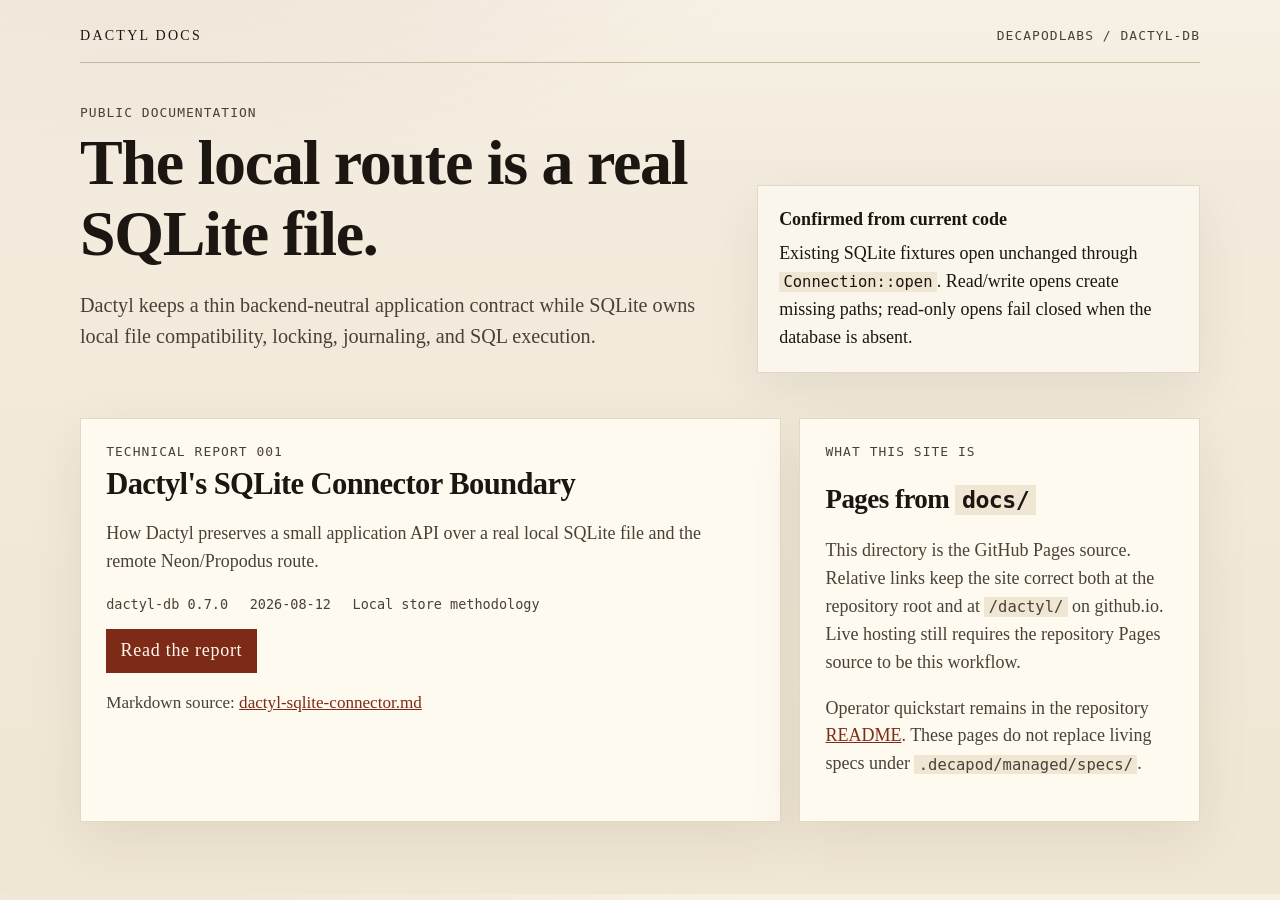
<file: docs/index.html>
<!DOCTYPE html>
<html lang="en">
<head>
  <meta charset="utf-8">
  <meta name="viewport" content="width=device-width, initial-scale=1">
  <title>Dactyl Docs</title>
  <meta name="description" content="Public documentation for dactyl-db, including the SQLite connector report.">
  <link rel="stylesheet" href="styles.css">
</head>
<body>
  <div class="site-frame">
    <header class="masthead">
      <a class="wordmark" href="index.html">Dactyl Docs</a>
      <div class="kicker">DecapodLabs / dactyl-db</div>
    </header>

    <section class="hero">
      <div>
        <div class="kicker">Public documentation</div>
        <h1>The local route is a real SQLite file.</h1>
        <p class="lede">
          Dactyl keeps a thin backend-neutral application contract while SQLite
          owns local file compatibility, locking, journaling, and SQL execution.
        </p>
      </div>
      <aside class="panel">
        <strong>Confirmed from current code</strong>
        Existing SQLite fixtures open unchanged through
        <code>Connection::open</code>. Read/write opens create missing paths;
        read-only opens fail closed when the database is absent.
      </aside>
    </section>

    <section class="card-grid">
      <article class="paper-card">
        <div class="kicker">Technical report 001</div>
        <h2>Dactyl's SQLite Connector Boundary</h2>
        <p>
          How Dactyl preserves a small application API over a real local SQLite
          file and the remote Neon/Propodus route.
        </p>
        <div class="meta">
          <span>dactyl-db 0.7.0</span>
          <span>2026-08-12</span>
          <span>Local store methodology</span>
        </div>
        <a class="cta" href="whitepapers/dactyl-sqlite-connector.html">Read the report</a>
        <p class="note">Markdown source: <a href="whitepapers/dactyl-sqlite-connector.md">dactyl-sqlite-connector.md</a></p>
      </article>
      <article class="note-card">
        <div class="kicker">What this site is</div>
        <h2>Pages from <code>docs/</code></h2>
        <p>
          This directory is the GitHub Pages source. Relative links keep the
          site correct both at the repository root and at
          <code>/dactyl/</code> on github.io. Live hosting still requires the
          repository Pages source to be this workflow.
        </p>
        <p>
          Operator quickstart remains in the repository
          <a href="https://github.com/DecapodLabs/dactyl">README</a>.
          These pages do not replace living specs under
          <code>.decapod/managed/specs/</code>.
        </p>
      </article>
    </section>
  </div>
</body>
</html>
</file>
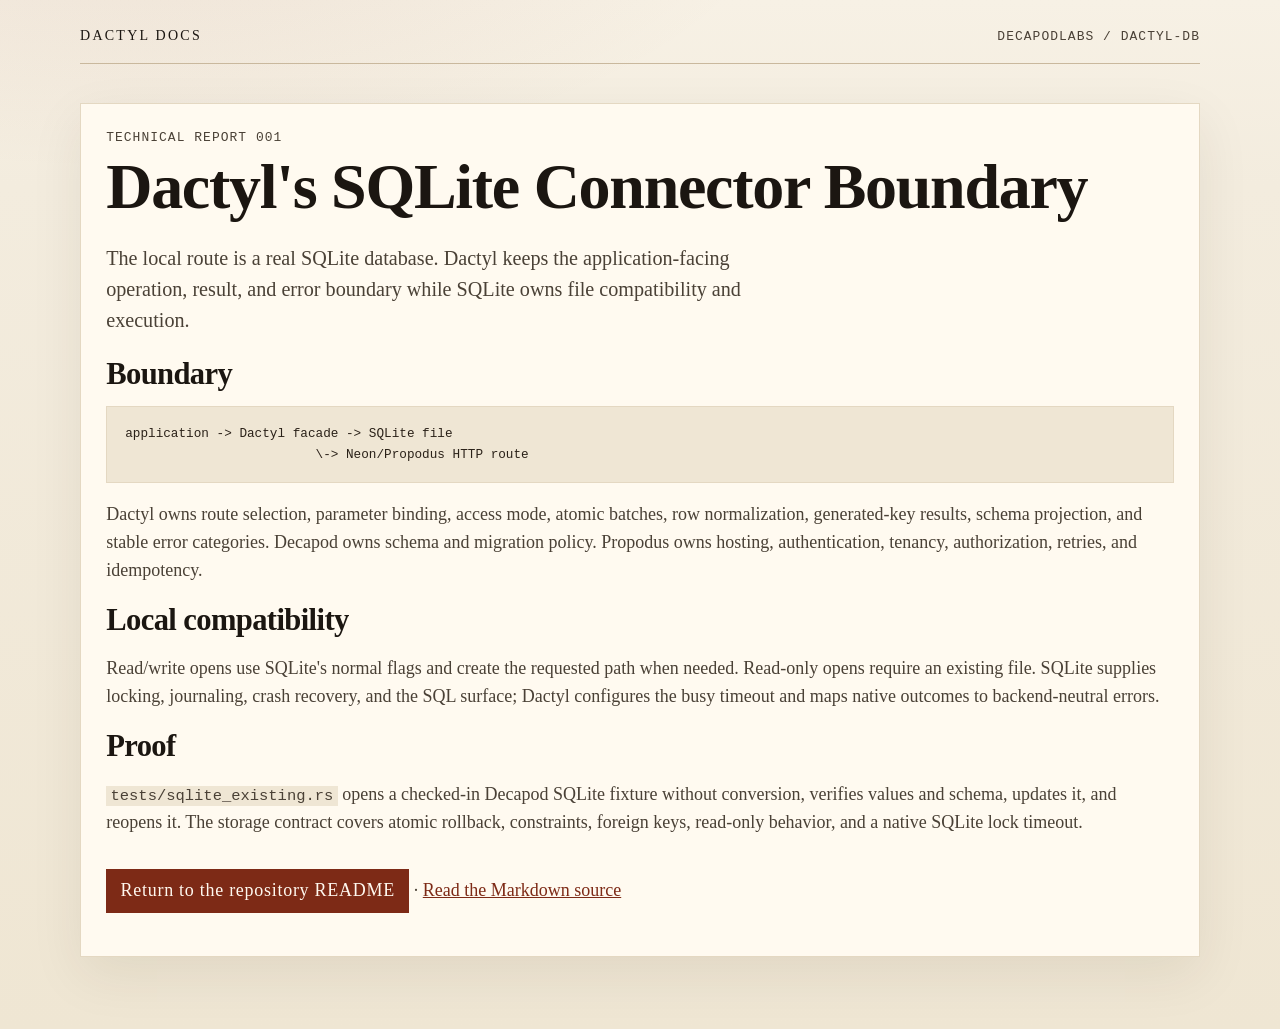
<file: docs/whitepapers/dactyl-sqlite-connector.html>
<!DOCTYPE html>
<html lang="en">
<head>
  <meta charset="utf-8">
  <meta name="viewport" content="width=device-width, initial-scale=1">
  <title>Dactyl SQLite Connector</title>
  <meta name="description" content="Dactyl's real SQLite local connector boundary.">
  <link rel="stylesheet" href="../styles.css">
</head>
<body>
  <main class="site-frame">
    <header class="masthead">
      <a class="wordmark" href="../index.html">Dactyl Docs</a>
      <div class="kicker">DecapodLabs / dactyl-db</div>
    </header>
    <article class="paper-card">
      <div class="kicker">Technical report 001</div>
      <h1>Dactyl's SQLite Connector Boundary</h1>
      <p class="lede">The local route is a real SQLite database. Dactyl keeps the application-facing operation, result, and error boundary while SQLite owns file compatibility and execution.</p>
      <h2>Boundary</h2>
      <pre><code>application -&gt; Dactyl facade -&gt; SQLite file
                         \-&gt; Neon/Propodus HTTP route</code></pre>
      <p>Dactyl owns route selection, parameter binding, access mode, atomic batches, row normalization, generated-key results, schema projection, and stable error categories. Decapod owns schema and migration policy. Propodus owns hosting, authentication, tenancy, authorization, retries, and idempotency.</p>
      <h2>Local compatibility</h2>
      <p>Read/write opens use SQLite's normal flags and create the requested path when needed. Read-only opens require an existing file. SQLite supplies locking, journaling, crash recovery, and the SQL surface; Dactyl configures the busy timeout and maps native outcomes to backend-neutral errors.</p>
      <h2>Proof</h2>
      <p><code>tests/sqlite_existing.rs</code> opens a checked-in Decapod SQLite fixture without conversion, verifies values and schema, updates it, and reopens it. The storage contract covers atomic rollback, constraints, foreign keys, read-only behavior, and a native SQLite lock timeout.</p>
      <p><a class="cta" href="../../README.md">Return to the repository README</a> · <a href="dactyl-sqlite-connector.md">Read the Markdown source</a></p>
    </article>
  </main>
</body>
</html>
</file>
<file: docs/styles.css>
:root {
  --paper: #f3ecde;
  --paper-edge: #e4d8c2;
  --ink: #1b1611;
  --ink-soft: #4a4136;
  --rule: #c9b89d;
  --accent: #7d2a16;
  --accent-soft: #a84a2e;
  --code: #efe6d4;
  --code-ink: #2a2118;
  --shadow: 0 18px 50px rgba(47, 32, 14, 0.08);
  --measure: 42rem;
}

* {
  box-sizing: border-box;
}

html {
  font-size: 18px;
  scroll-behavior: smooth;
}

body {
  margin: 0;
  color: var(--ink);
  background:
    radial-gradient(1200px 500px at 10% -10%, rgba(125, 42, 22, 0.08), transparent 55%),
    linear-gradient(180deg, #f7f1e5 0%, var(--paper) 18%, #efe6d3 100%);
  font-family: "Iowan Old Style", "Palatino Linotype", Palatino, "Times New Roman", ui-serif, serif;
  line-height: 1.55;
}

a {
  color: var(--accent);
}

a:hover {
  color: var(--accent-soft);
}

code,
pre,
.byte,
.kicker,
nav,
.meta,
.toc,
figcaption {
  font-family: "IBM Plex Mono", "SFMono-Regular", ui-monospace, Menlo, Consolas, monospace;
}

.site-frame {
  width: min(1120px, calc(100% - 2.4rem));
  margin: 0 auto;
  padding: 1.4rem 0 4rem;
}

.masthead {
  display: flex;
  justify-content: space-between;
  gap: 1rem;
  align-items: baseline;
  border-bottom: 1px solid var(--rule);
  padding-bottom: 0.85rem;
  margin-bottom: 2.2rem;
}

.masthead a {
  text-decoration: none;
  color: inherit;
}

.wordmark {
  letter-spacing: 0.16em;
  text-transform: uppercase;
  font-size: 0.78rem;
}

.kicker {
  color: var(--ink-soft);
  font-size: 0.72rem;
  letter-spacing: 0.08em;
  text-transform: uppercase;
}

.hero {
  display: grid;
  grid-template-columns: 1.3fr 0.9fr;
  gap: 2rem;
  align-items: end;
  margin-bottom: 2.5rem;
}

h1,
h2,
h3 {
  font-weight: 600;
  letter-spacing: -0.02em;
  line-height: 1.12;
}

h1 {
  font-size: clamp(2.2rem, 5vw, 4rem);
  margin: 0.2rem 0 0.8rem;
}

.lede {
  font-size: 1.12rem;
  max-width: 38rem;
  color: var(--ink-soft);
}

.panel {
  background: rgba(255, 251, 243, 0.72);
  border: 1px solid var(--paper-edge);
  box-shadow: var(--shadow);
  padding: 1.1rem 1.2rem;
}

.panel strong {
  display: block;
  margin-bottom: 0.35rem;
}

.card-grid {
  display: grid;
  grid-template-columns: 1.4fr 0.8fr;
  gap: 1rem;
}

.paper-card,
.note-card {
  background: #fffaf0;
  border: 1px solid var(--paper-edge);
  padding: 1.3rem 1.4rem 1.4rem;
  box-shadow: var(--shadow);
}

.paper-card h2 {
  margin: 0.3rem 0 0.7rem;
  font-size: 1.7rem;
}

.paper-card p,
.note-card p {
  color: var(--ink-soft);
}

.meta {
  display: flex;
  flex-wrap: wrap;
  gap: 0.7rem 1.2rem;
  color: var(--ink-soft);
  font-size: 0.75rem;
}

.cta {
  display: inline-block;
  margin-top: 0.8rem;
  padding: 0.45rem 0.8rem;
  background: var(--accent);
  color: #fff8ef;
  text-decoration: none;
  letter-spacing: 0.04em;
}

.cta:hover {
  color: #fff8ef;
  background: var(--accent-soft);
}

.paper {
  display: grid;
  grid-template-columns: 15rem minmax(0, var(--measure));
  gap: 2.4rem;
  align-items: start;
}

.toc {
  position: sticky;
  top: 1rem;
  font-size: 0.74rem;
  line-height: 1.45;
}

.toc ol {
  margin: 0.6rem 0 0;
  padding-left: 1.1rem;
  color: var(--ink-soft);
}

.toc a {
  color: inherit;
  text-decoration: none;
}

.toc a:hover {
  color: var(--accent);
}

.paper-body h1 {
  font-size: clamp(2rem, 4vw, 3.1rem);
}

.paper-body h2 {
  margin-top: 2.4rem;
  padding-top: 0.4rem;
  border-top: 1px solid var(--rule);
  font-size: 1.4rem;
}

.paper-body h3 {
  margin-top: 1.5rem;
  font-size: 1.08rem;
}

.drop {
  float: left;
  font-size: 3.6rem;
  line-height: 0.8;
  padding: 0.18rem 0.45rem 0 0;
  color: var(--accent);
}

.abstract {
  background: #fffaf0;
  border-left: 3px solid var(--accent);
  padding: 0.9rem 1rem;
  margin: 1.2rem 0 1.6rem;
}

figure {
  margin: 1.4rem 0;
}

figure svg,
figure img {
  width: 100%;
  height: auto;
  background: #fffaf0;
  border: 1px solid var(--paper-edge);
}

figcaption {
  margin-top: 0.45rem;
  font-size: 0.72rem;
  color: var(--ink-soft);
}

table {
  width: 100%;
  border-collapse: collapse;
  font-size: 0.92rem;
  margin: 1rem 0 1.4rem;
}

th,
td {
  border-bottom: 1px solid var(--rule);
  text-align: left;
  vertical-align: top;
  padding: 0.45rem 0.5rem 0.45rem 0;
}

th {
  font-weight: 600;
}

pre {
  overflow: auto;
  background: var(--code);
  color: var(--code-ink);
  padding: 0.9rem 1rem;
  border: 1px solid var(--paper-edge);
  font-size: 0.82rem;
  line-height: 1.45;
}

code {
  font-size: 0.86em;
  background: var(--code);
  padding: 0.05em 0.28em;
}

pre code {
  background: transparent;
  padding: 0;
}

.byte-row {
  display: grid;
  grid-template-columns: repeat(16, 1fr);
  gap: 0.18rem;
  margin: 0.4rem 0 0.7rem;
}

.byte {
  background: #fffaf0;
  border: 1px solid var(--paper-edge);
  text-align: center;
  font-size: 0.62rem;
  padding: 0.35rem 0.1rem;
}

.byte.magic {
  background: #f3d5c8;
  border-color: #d9a28d;
}

.byte.json {
  background: #dce8d4;
  border-color: #b4c8a8;
}

.note {
  color: var(--ink-soft);
  font-size: 0.95rem;
}

footer {
  margin-top: 3rem;
  padding-top: 0.9rem;
  border-top: 1px solid var(--rule);
  color: var(--ink-soft);
  font-size: 0.92rem;
}

@media (max-width: 860px) {
  .hero,
  .card-grid,
  .paper {
    grid-template-columns: 1fr;
  }

  .toc {
    position: static;
  }

  html {
    font-size: 17px;
  }
}

@media print {
  body {
    background: white;
  }

  .masthead,
  .toc,
  .cta,
  footer nav {
    display: none;
  }

  .paper {
    display: block;
  }

  a {
    color: inherit;
    text-decoration: none;
  }
}
</file>
